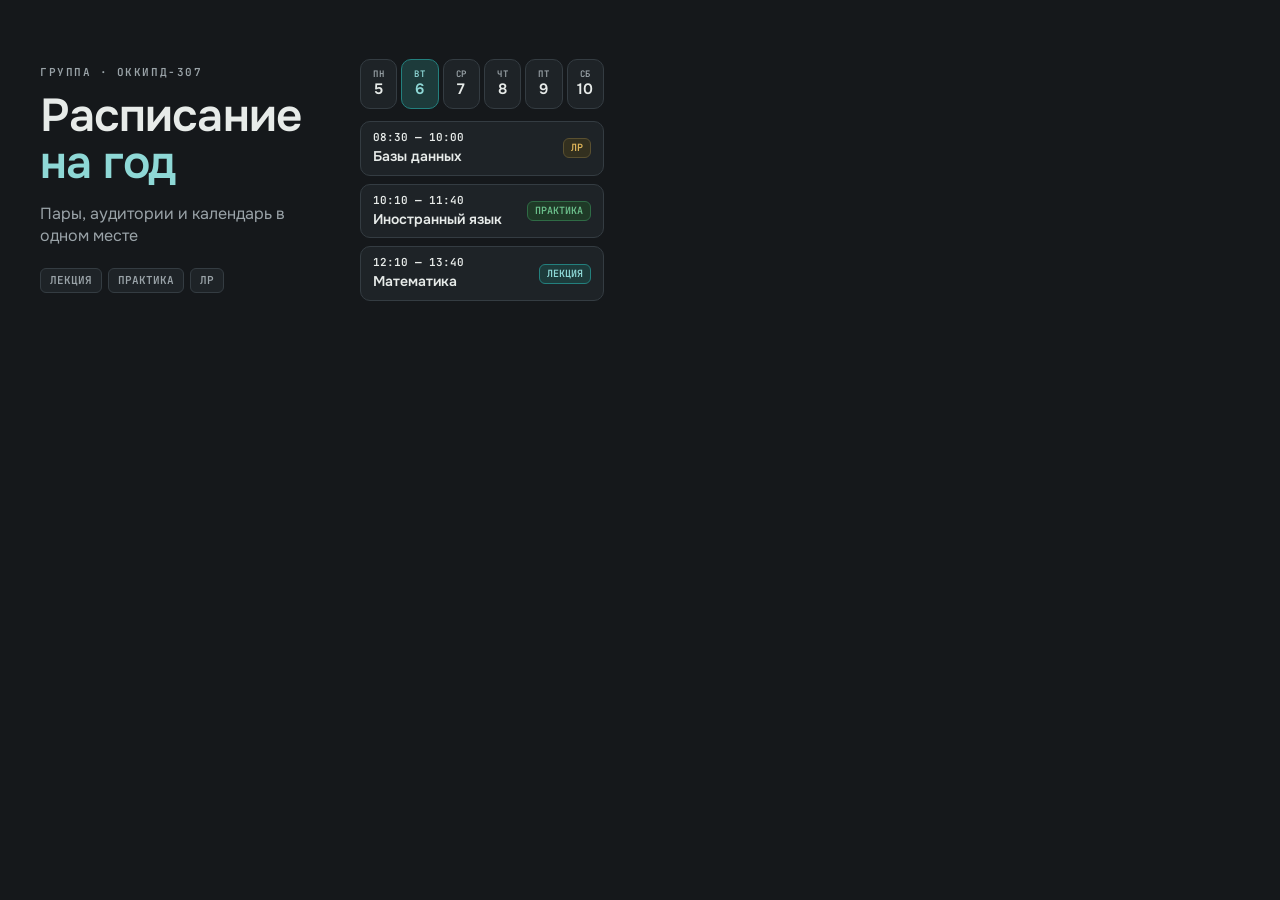
<file: backend/app/web/design/cover.html>
<!doctype html>
<html lang="ru">
<head>
<meta charset="utf-8">
<title>Обложка мини-приложения</title>
<style>
/* Обложка для @BotFather (/newapp просит фото 640×360). Палитра и шрифты — те же, что у
   мини-приложения (static/app.css, стиль Yaca). Рендер: см. render_cover.py рядом. */
@font-face{font-family:Onest;font-weight:100 900;src:url(../../render/assets/fonts/Onest-cyrillic.woff2) format('woff2');unicode-range:U+0301,U+0400-045F,U+0490-0491,U+04B0-04B1,U+2116}
@font-face{font-family:Onest;font-weight:100 900;src:url(../../render/assets/fonts/Onest-latin.woff2) format('woff2');unicode-range:U+0000-00FF}
@font-face{font-family:'JetBrains Mono';font-weight:100 800;src:url(../../render/assets/fonts/JetBrainsMono-cyrillic.woff2) format('woff2');unicode-range:U+0301,U+0400-045F,U+0490-0491,U+04B0-04B1,U+2116}
@font-face{font-family:'JetBrains Mono';font-weight:100 800;src:url(../../render/assets/fonts/JetBrainsMono-latin.woff2) format('woff2');unicode-range:U+0000-00FF}
:root{--bg:#15181b;--surface:#1e2327;--ink:#e7ebe9;--muted:#9aa3a8;--line:#343c42;--frame:#3e474e;
  --accent:#23807e;--accent-ink:#8ed8d6;--accent-soft:#1d3b3b;--present-bg:#1f3a27;--present-ink:#6cc08c;--present-line:#2f6b45;
  --note-bg:#33301f;--note-line:#5a5030;--warn:#e0b65a}
*{box-sizing:border-box;margin:0;padding:0}
body{width:640px;height:360px;overflow:hidden;background:var(--bg);color:var(--ink);font:400 15px/1.35 Onest,system-ui,sans-serif;
  display:grid;grid-template-columns:300px 1fr;align-items:center;gap:20px;padding:0 36px 0 40px;position:relative}
.mono{font-family:'JetBrains Mono',monospace}
.l .eyebrow{font:600 11px/1 'JetBrains Mono',monospace;letter-spacing:.14em;text-transform:uppercase;color:var(--muted);margin-bottom:14px}
h1{font:600 46px/1.04 Onest,sans-serif;letter-spacing:-.02em}
h1 em{font-style:normal;color:var(--accent-ink)}
.l p{margin-top:16px;color:var(--muted);font-size:16px;max-width:24ch}
.chips{display:flex;gap:6px;margin-top:22px}
.chips b{font:600 11px/1 'JetBrains Mono',monospace;padding:6px 9px;border-radius:6px;border:1px solid var(--line);color:var(--muted);background:var(--surface)}
.r{display:flex;flex-direction:column;gap:8px}
.wk{display:grid;grid-template-columns:repeat(6,1fr);gap:4px;margin-bottom:4px}
.wk div{height:50px;border-radius:10px;border:1px solid var(--line);background:var(--surface);display:flex;flex-direction:column;align-items:center;justify-content:center;gap:3px}
.wk span{font:600 9px/1 'JetBrains Mono',monospace;letter-spacing:.08em;color:var(--muted)}
.wk strong{font:600 15px/1 Onest;}
.wk .on{background:var(--accent-soft);border-color:var(--accent)}
.wk .on span,.wk .on strong{color:var(--accent-ink)}
.card{background:var(--surface);border:1px solid var(--line);border-radius:10px;padding:10px 12px;display:flex;flex-direction:column;gap:5px}
.card .t{display:flex;justify-content:space-between;font:500 11px/1 'JetBrains Mono',monospace;color:var(--muted)}
.card .t b{color:var(--ink);font-weight:600}
.card .n{font-weight:600;font-size:14px;line-height:1.2}
.card .k{align-self:flex-end;font:600 10px/1 'JetBrains Mono',monospace;padding:4px 7px;border-radius:6px;border:1px solid}
.k.lec{background:var(--accent-soft);border-color:var(--accent);color:var(--accent-ink)}
.k.pr{background:var(--present-bg);border-color:var(--present-line);color:var(--present-ink)}
.k.lab{background:var(--note-bg);border-color:var(--note-line);color:var(--warn)}
.card.row{flex-direction:row;align-items:center;justify-content:space-between;gap:10px}
.card.row .n{flex:1}
.card.row .k{align-self:center}
.pill{position:absolute;left:50%;bottom:16px;transform:translateX(-50%);display:none}
</style>
</head>
<body>
<div class="l">
  <div class="eyebrow">Группа · ОККИПд-307</div>
  <h1>Рас&shy;писание <em>на год</em></h1>
  <p>Пары, аудитории и календарь в одном месте</p>
  <div class="chips"><b>ЛЕКЦИЯ</b><b>ПРАКТИКА</b><b>ЛР</b></div>
</div>
<div class="r">
  <div class="wk"><div><span>ПН</span><strong>5</strong></div><div class="on"><span>ВТ</span><strong>6</strong></div><div><span>СР</span><strong>7</strong></div><div><span>ЧТ</span><strong>8</strong></div><div><span>ПТ</span><strong>9</strong></div><div><span>СБ</span><strong>10</strong></div></div>
  <div class="card row"><div><div class="t"><b>08:30 – 10:00</b></div><div class="n" style="margin-top:5px">Базы данных</div></div><span class="k lab">ЛР</span></div>
  <div class="card row"><div><div class="t"><b>10:10 – 11:40</b></div><div class="n" style="margin-top:5px">Иностранный язык</div></div><span class="k pr">ПРАКТИКА</span></div>
  <div class="card row"><div><div class="t"><b>12:10 – 13:40</b></div><div class="n" style="margin-top:5px">Математика</div></div><span class="k lec">ЛЕКЦИЯ</span></div>
</div>
</body>
</html>
</file>
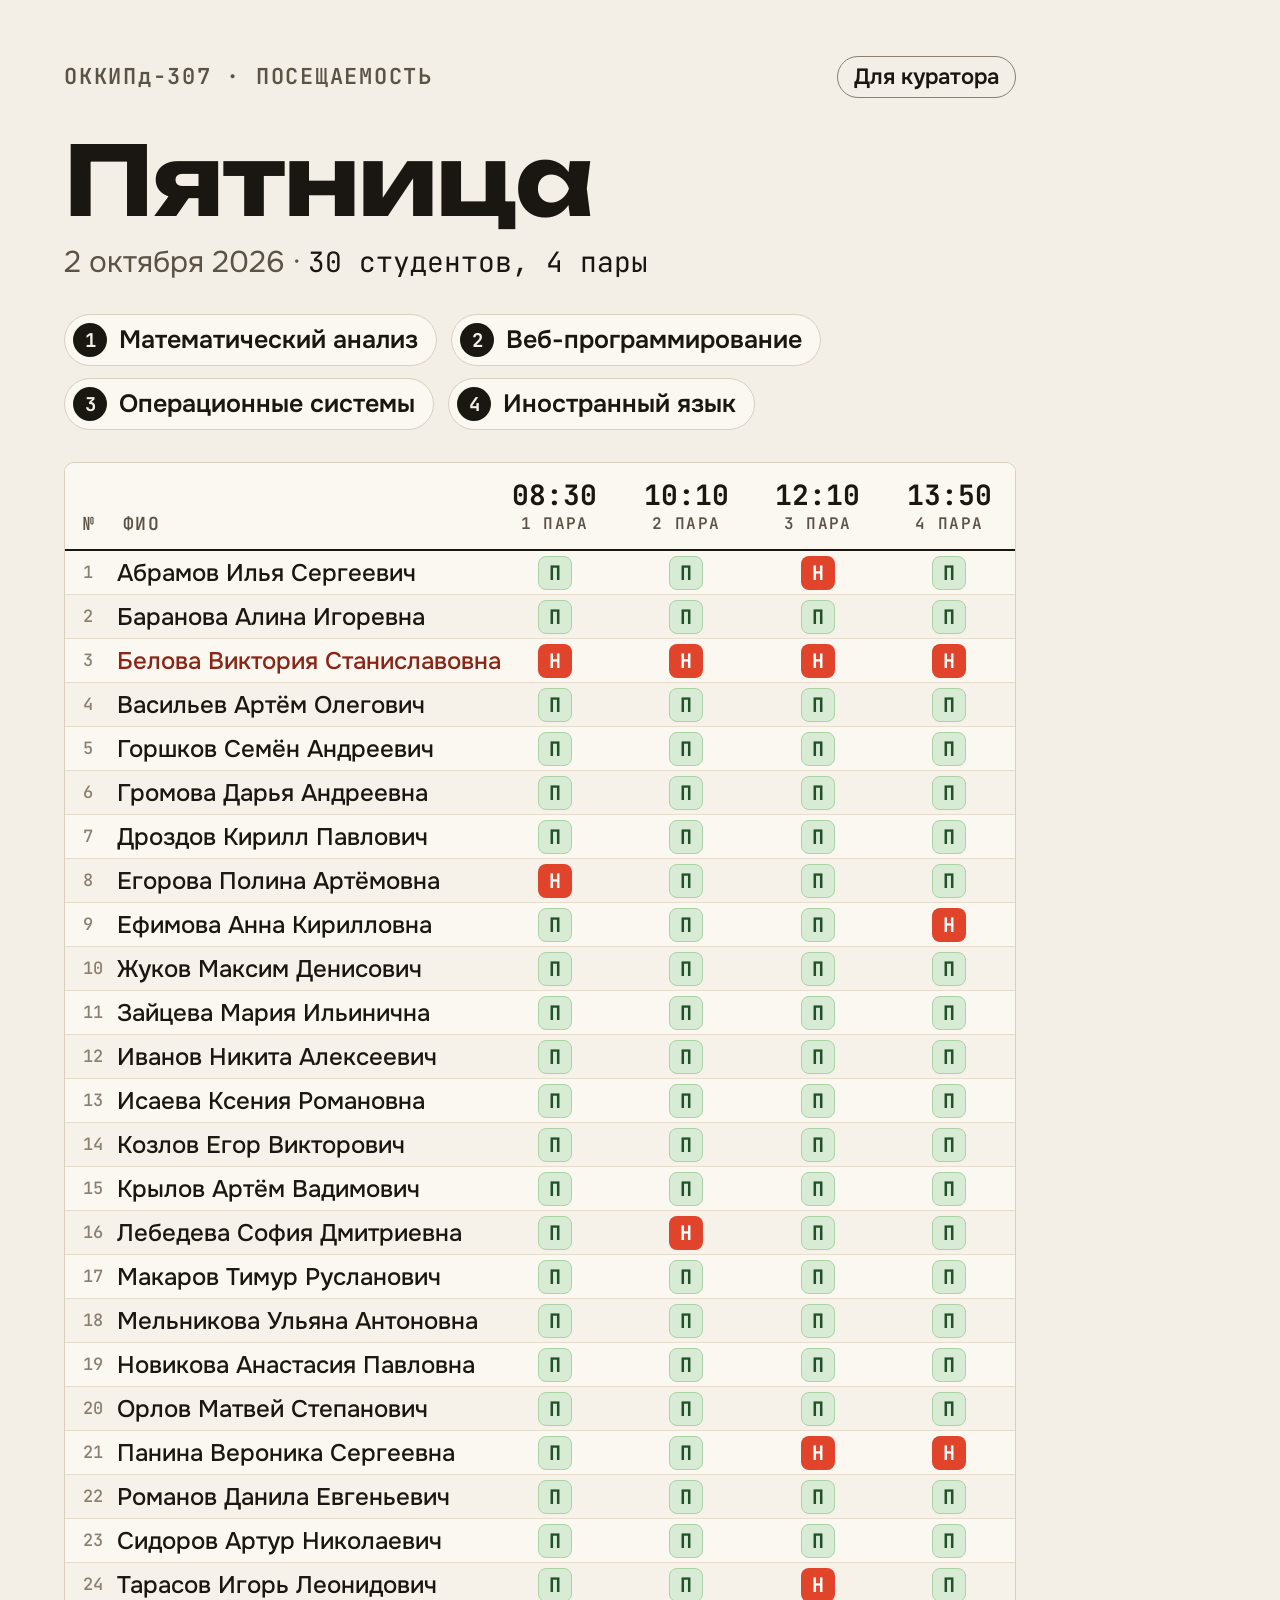
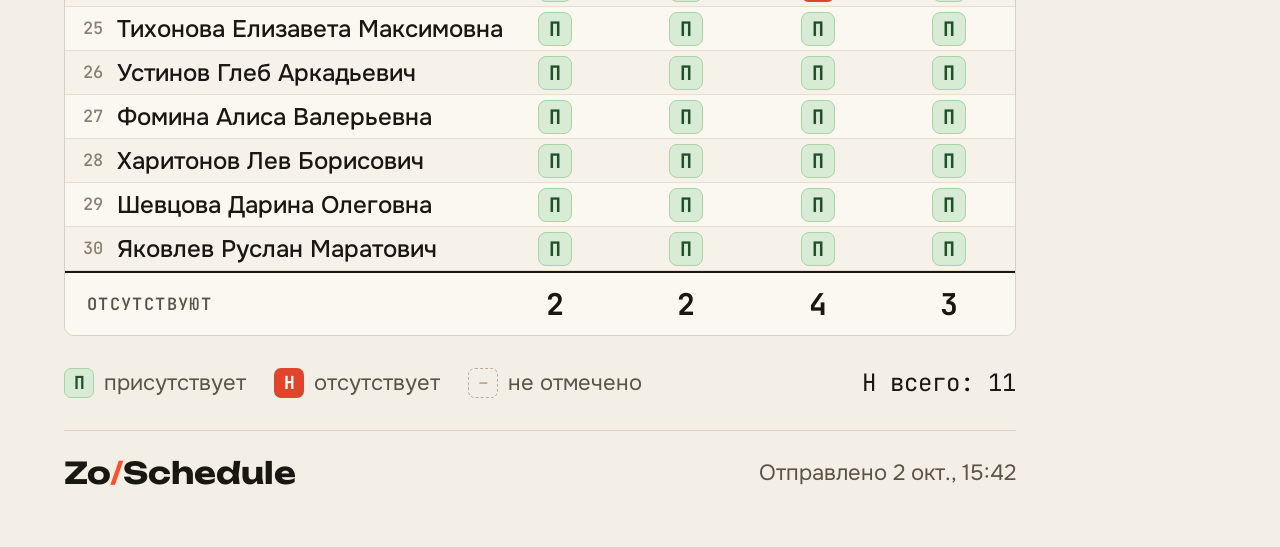
<file: backend/app/web/design/report.html>
<!doctype html>
<html lang="ru">
<head>
<meta charset="utf-8">
<title>Картинка для куратора</title>
<!-- Макет картинки, которую бот присылает старосте («Отправить куратору»): 1080 px, светлая
     тема всегда, потому что картинку пересылают и печатают. Данные подставные; ?partial
     показывает вид с неотмеченными ячейками. Боевой шаблон повторит эту вёрстку. -->
<style>
@font-face{font-family:'Onest';font-weight:100 900;src:url(../../render/assets/fonts/Onest-cyrillic.woff2) format('woff2');unicode-range:U+0301,U+0400-045F,U+0490-0491,U+04B0-04B1,U+2116}
@font-face{font-family:'Onest';font-weight:100 900;src:url(../../render/assets/fonts/Onest-latin.woff2) format('woff2');unicode-range:U+0000-00FF,U+2000-206F,U+2212}
@font-face{font-family:'JetBrains Mono';font-weight:100 800;src:url(../../render/assets/fonts/JetBrainsMono-cyrillic.woff2) format('woff2');unicode-range:U+0301,U+0400-045F,U+0490-0491,U+04B0-04B1,U+2116}
@font-face{font-family:'JetBrains Mono';font-weight:100 800;src:url(../../render/assets/fonts/JetBrainsMono-latin.woff2) format('woff2');unicode-range:U+0000-00FF,U+2000-206F,U+2212}
@font-face{font-family:'Unbounded';font-weight:200 900;src:url(../../render/assets/fonts/Unbounded-cyrillic.woff2) format('woff2');unicode-range:U+0301,U+0400-045F,U+0490-0491,U+04B0-04B1,U+2116}
@font-face{font-family:'Unbounded';font-weight:200 900;src:url(../../render/assets/fonts/Unbounded-latin.woff2) format('woff2');unicode-range:U+0000-00FF,U+2000-206F,U+2212}
*{margin:0;padding:0;box-sizing:border-box}
body{background:#f4efe6;font-family:Onest,system-ui,sans-serif;color:#1a1611}
.frame{width:1080px;padding:56px 64px;display:flex;flex-direction:column;gap:32px;background:#f4efe6}
.mono{font-family:'JetBrains Mono',ui-monospace,monospace}
.top{display:flex;align-items:center;justify-content:space-between}
.eyebrow{font-size:22px;line-height:28px;font-weight:600;letter-spacing:.08em;color:#5c5347}
.eyebrow em{font-style:normal;text-transform:uppercase}
.pill{font-size:22px;line-height:28px;font-weight:600;padding:6px 16px;border:1px solid #8a7f70;border-radius:999px}
h1{font-family:Unbounded,'Arial Black',sans-serif;font-size:96px;line-height:100px;font-weight:700;letter-spacing:-.02em}
.sub{font-size:30px;line-height:40px;color:#5c5347;margin-top:12px}
.sub b{font-family:'JetBrains Mono',monospace;font-size:28px;font-weight:400;color:#1a1611}
table{width:100%;border-collapse:separate;border-spacing:0;table-layout:fixed;background:#fbf8f2;border:1px solid #d9cfbf;border-radius:10px;overflow:hidden}
th,td{padding:0;text-align:center;font-weight:inherit}
col.n{width:52px}col.who{width:372px}
thead th{vertical-align:bottom;padding:16px 6px 14px;border-bottom:2px solid #1a1611;background:#fbf8f2}
thead .t{font:700 28px/32px 'JetBrains Mono',monospace}
thead .p{margin-top:2px;font:600 16px/22px 'JetBrains Mono',monospace;letter-spacing:.08em;text-transform:uppercase;color:#5c5347;display:flex;align-items:center;justify-content:center;gap:8px}
.dot{flex:none;width:12px;height:12px;border-radius:50%;background:var(--dot)}
.k-blue{--dot:#3b6fd1}.k-green{--dot:#3f9a4c}.k-red{--dot:#e0442a}.k-gray{--dot:#a69a88}
thead .num,thead .name{text-align:left;vertical-align:bottom;padding-bottom:14px;font:600 18px/22px 'JetBrains Mono',monospace;letter-spacing:.08em;text-transform:uppercase;color:#5c5347}
thead .num{padding-left:18px}
tbody td,tbody th{height:44px;border-bottom:1px solid #e6ddce}
tbody tr:nth-child(even) td,tbody tr:nth-child(even) th{background:#f7f2e9}
tbody .num{font:500 17px/1 'JetBrains Mono',monospace;color:#8a7f70;text-align:left;padding-left:18px}
tbody .name{text-align:left;font-size:24px;line-height:28px;font-weight:500;white-space:nowrap;padding-right:6px}
.m{display:inline-grid;place-items:center;width:34px;height:34px;border-radius:8px;font:700 20px/1 'JetBrains Mono',monospace;vertical-align:middle}
.m.p{background:#d8ecd5;color:#21502a;border:1.5px solid #a9d2a5}
.m.n{background:#e0442a;color:#fff}
.m.e{border:1.5px dashed #b6ab99;color:#b6ab99;font-weight:500}
.gone .name{color:#8c2313}
tfoot td,tfoot th{height:64px;border-top:2px solid #1a1611;background:#fbf8f2;vertical-align:middle}
tfoot th{text-align:left;padding-left:22px;font:600 17px/22px 'JetBrains Mono',monospace;letter-spacing:.08em;text-transform:uppercase;color:#5c5347}
tfoot .s{font:700 30px/1 'JetBrains Mono',monospace}
tfoot .s.z{color:#8a7f70;font-weight:500}
tfoot small{display:block;margin-top:3px;font:500 15px/18px 'JetBrains Mono',monospace;color:#8c2313}
.legend{display:flex;flex-wrap:wrap;align-items:center;gap:14px 28px;font-size:22px;line-height:28px;color:#5c5347}
.legend>span{display:flex;align-items:center;gap:10px}
.legend .m{width:30px;height:30px;font-size:18px;border-radius:7px}
.legend b{margin-left:auto;font:400 24px/28px 'JetBrains Mono',monospace;color:#1a1611}
.foot{display:flex;align-items:center;justify-content:space-between;padding-top:24px;border-top:1px solid #d9cfbf}
.logo{font-family:Unbounded,'Arial Black',sans-serif;font-size:30px;line-height:36px;font-weight:700}
.logo span{color:#ff4d2e}
.upd{font-size:22px;line-height:28px;color:#5c5347}
.plan{display:flex;flex-direction:column;background:#fbf8f2;border:1px solid #d9cfbf;border-radius:10px}
.pl{display:grid;grid-template-columns:44px 176px minmax(0,1fr);align-items:baseline;gap:0 14px;padding:15px 24px;border-bottom:1px solid #e6ddce}
.pl:last-child{border-bottom:0}
.pl .no{font:700 20px/26px 'JetBrains Mono',monospace;color:#5c5347}
.pl .tm{font:600 24px/30px 'JetBrains Mono',monospace;white-space:nowrap}
.pl .tm small{font:400 20px/30px 'JetBrains Mono',monospace;color:#5c5347}
.pl .ti{font-size:25px;line-height:30px;font-weight:600;display:flex;align-items:baseline;gap:12px;flex-wrap:wrap}

.pl .me{grid-column:3;font-size:20px;line-height:26px;color:#5c5347}
.pl .me.unknown{font-style:italic}
.names{display:flex;flex-wrap:wrap;gap:12px 14px}
.nm{display:flex;align-items:center;gap:12px;padding:8px 18px 8px 8px;background:#fbf8f2;border:1px solid #d9cfbf;border-radius:999px;font-size:25px;line-height:30px;font-weight:600}
.nm b{display:grid;place-items:center;min-width:34px;height:34px;padding:0 8px;border-radius:999px;background:#1a1611;color:#f4efe6;font:700 19px/1 'JetBrains Mono',monospace}
</style>
</head>
<body>
<div class="frame" id="frame"></div>
<script>
(function () {
  var partial = location.search.indexOf('partial') >= 0;
  var titles = location.search.indexOf('titles=0') < 0;
  var NAMES = ['Абрамов Илья Сергеевич', 'Баранова Алина Игоревна', 'Васильев Артём Олегович', 'Громова Дарья Андреевна', 'Дроздов Кирилл Павлович',
    'Егорова Полина Артёмовна', 'Жуков Максим Денисович', 'Зайцева Мария Ильинична', 'Иванов Никита Алексеевич', 'Исаева Ксения Романовна',
    'Козлов Егор Викторович', 'Лебедева София Дмитриевна', 'Макаров Тимур Русланович', 'Новикова Анастасия Павловна', 'Орлов Матвей Степанович',
    'Панина Вероника Сергеевна', 'Романов Данила Евгеньевич', 'Сидоров Артур Николаевич', 'Тихонова Елизавета Максимовна', 'Устинов Глеб Аркадьевич',
    'Фомина Алиса Валерьевна', 'Харитонов Лев Борисович', 'Шевцова Дарина Олеговна', 'Яковлев Руслан Маратович',
    'Белова Виктория Станиславовна', 'Горшков Семён Андреевич', 'Ефимова Анна Кирилловна', 'Крылов Артём Вадимович', 'Мельникова Ульяна Антоновна', 'Тарасов Игорь Леонидович']
    .sort(function (a, b) { return a.localeCompare(b, 'ru'); });
  var PAIRS = [
    { start: '08:30', end: '10:00', title: 'Математический анализ', tone: 'blue' },
    { start: '10:10', end: '11:40', title: 'Веб-программирование', tone: 'green' },
    { start: '12:10', end: '13:40', title: 'Операционные системы', tone: 'blue' },
    { start: '13:50', end: '15:20', title: 'Иностранный язык', tone: 'green' },
  ];
  function mark(si, pi) {
    if (si === 2) return 'n';                                  // не было весь день
    if ((si * 7 + pi * 13) % 23 === 3 || (si === 20 && pi >= 2)) return 'n';
    if (partial && si >= 25 && pi >= 2) return 'e';            // староста отправил недозаполненное
    return 'p';
  }
  var h = function (tag, cls, text) { var e = document.createElement(tag); if (cls) e.className = cls; if (text != null) e.textContent = text; return e; };

  var top = h('div', 'top');
  var eb = h('div', 'eyebrow mono'); eb.append('ОККИПд-307 · ', h('em', null, 'посещаемость'));
  top.append(eb, h('div', 'pill', 'Для куратора'));
  var head = h('div'); head.append(h('h1', null, 'Пятница'));
  var sub = h('div', 'sub'); sub.append('2 октября 2026 · '); sub.append(h('b', null, NAMES.length + ' студентов, ' + PAIRS.length + ' пары'));
  head.append(sub);

  var names = null;
  if (titles) {
    names = h('div', 'names');
    PAIRS.forEach(function (p, i) {
      var chip = h('div', 'nm k-' + p.tone); chip.append(h('b', null, i + 1), p.title); names.append(chip);
    });
  }

  var table = h('table');
  var colgroup = h('colgroup'); colgroup.append(h('col', 'n'), h('col', 'who'));
  PAIRS.forEach(function () { colgroup.append(h('col')); });
  var thead = h('thead'), tr = h('tr');
  tr.append(h('th', 'num', '№'), h('th', 'name', 'ФИО'));
  PAIRS.forEach(function (p, i) {
    var th = h('th'); var t = h('div', 't', p.start);
    th.append(t, h('div', 'p', (i + 1) + ' пара'));
    tr.append(th);
  });
  thead.append(tr);
  var tbody = h('tbody'), absent = PAIRS.map(function () { return 0; }), empty = PAIRS.map(function () { return 0; });
  NAMES.forEach(function (name, si) {
    var row = h('tr'), marks = PAIRS.map(function (_, pi) { return mark(si, pi); });
    var cells = [h('th', 'num', si + 1), h('th', 'name', name)];
    marks.forEach(function (m, pi) {
      if (m === 'n') absent[pi]++; if (m === 'e') empty[pi]++;
      var td = h('td'); td.append(h('span', 'm ' + m, m === 'p' ? 'П' : m === 'n' ? 'Н' : '–')); cells.push(td);
    });
    if (marks.every(function (m) { return m === 'n'; })) row.className = 'gone';
    row.append.apply(row, cells); tbody.append(row);
  });
  var tfoot = h('tfoot'), fr = h('tr'); var lab = h('th', null, 'Отсутствуют'); lab.colSpan = 2; fr.append(lab);
  PAIRS.forEach(function (_, pi) {
    var td = h('td'); td.append(h('div', 's mono' + (absent[pi] ? '' : ' z'), absent[pi] || '—'));
    if (empty[pi]) td.append(h('small', null, 'не отмечено ' + empty[pi]));
    fr.append(td);
  });
  tfoot.append(fr); table.append(colgroup, thead, tbody, tfoot);

  var total = absent.reduce(function (a, b) { return a + b; }, 0), blank = empty.reduce(function (a, b) { return a + b; }, 0);
  var legend = h('div', 'legend');
  [['p', 'П', 'присутствует'], ['n', 'Н', 'отсутствует'], ['e', '–', 'не отмечено']].forEach(function (x) {
    var s = h('span'); s.append(h('i', 'm ' + x[0], x[1]), x[2]); legend.append(s);
  });
  legend.append(h('b', null, 'Н всего: ' + total + (blank ? ' · не отмечено: ' + blank : '')));

  var foot = h('div', 'foot'); var logo = h('div', 'logo'); logo.append('Zo', h('span', null, '/'), 'Schedule');
  foot.append(logo, h('div', 'upd', 'Отправлено 2 окт., 15:42'));
  document.getElementById('frame').append.apply(document.getElementById('frame'), [top, head, names, table, legend, foot].filter(Boolean));
})();
</script>
</body>
</html>
</file>
